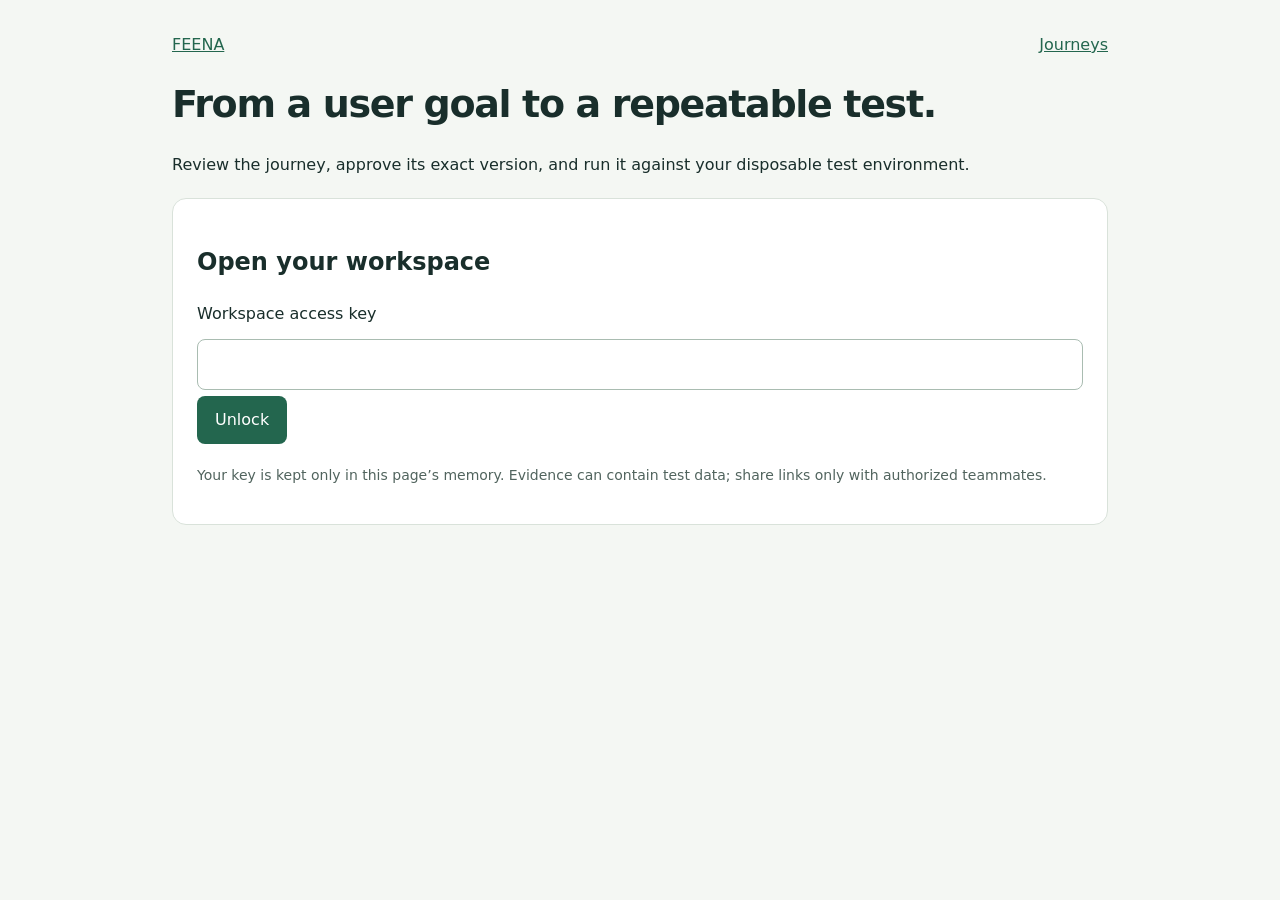
<file: feena/src/feena/workspace.html>
<!doctype html>
<html lang="en"><head><meta charset="utf-8"><meta name="viewport" content="width=device-width,initial-scale=1"><title>Feena workspace</title>
<style>
*{box-sizing:border-box}body{margin:0;background:#f4f7f3;color:#192e2b;font:16px/1.6 system-ui,sans-serif}main{max-width:980px;margin:auto;padding:32px 22px}nav{display:flex;justify-content:space-between;gap:20px;align-items:center}h1{font-size:38px;letter-spacing:-.035em;line-height:1.15}h2{font-size:24px}h3{font-size:18px}a{color:#23664e}section,.card{background:white;border:1px solid #d9e2da;border-radius:14px;padding:24px;margin:20px 0}label{display:block;margin:12px 0}input[type=password]{width:100%;padding:12px;font:inherit;border:1px solid #a9bcb1;border-radius:8px}button,.button{display:inline-block;background:#23664e;color:white;border:0;border-radius:8px;padding:11px 18px;margin:6px 10px 6px 0;font:inherit;cursor:pointer;text-decoration:none}button:disabled{opacity:.5;cursor:wait}button.secondary{background:#e8ede5;color:#192e2b}pre{white-space:pre-wrap;overflow-wrap:anywhere;background:#f4f7f3;padding:16px;border-radius:8px;font:14px/1.5 ui-monospace,monospace}p{overflow-wrap:anywhere}.muted{font-size:14px;color:#51645e}.badge{background:#e8ede5;border-radius:20px;padding:4px 12px;display:inline-block}button:focus-visible,a:focus-visible,input:focus-visible{outline:3px solid #b25c15;outline-offset:3px}#message{min-height:26px}[hidden]{display:none!important}li{margin:8px 0}@media(max-width:600px){main{padding:20px 16px}section,.card{padding:18px}h1{font-size:30px}nav{flex-wrap:wrap}}
</style></head><body><main>
<nav><a href="/">FEENA</a><a href="#">Journeys</a><button class="secondary" id="logout" hidden>Lock workspace</button></nav>
<h1>From a user goal to a repeatable test.</h1>
<p>Review the journey, approve its exact version, and run it against your disposable test environment.</p>
<section id="login"><h2>Open your workspace</h2><form id="auth"><label for="key">Workspace access key</label><input type="password" id="key" autocomplete="off" required><button>Unlock</button></form><p class="muted">Your key is kept only in this page’s memory. Evidence can contain test data; share links only with authorized teammates.</p></section>
<p id="message" role="status" aria-live="polite"></p><div id="content" hidden></div>
</main><script>
const $=s=>document.querySelector(s), content=$('#content');
let key='', generation=0, busy=false, timer=null;
const requests=new Map();
function element(tag,text,parent=content){const e=document.createElement(tag);if(text!==undefined)e.textContent=text;parent.append(e);return e;}
function button(text,fn,parent=content){const b=element('button',text,parent);b.type='button';b.onclick=()=>mutate(fn);return b;}
function lock(){generation++;key='';$('#key').value='';content.replaceChildren();content.hidden=true;$('#login').hidden=false;$('#logout').hidden=true;requests.clear();clearTimeout(timer);$('#message').textContent='';}
async function api(path,options={}){const controller=new AbortController(), timeout=setTimeout(()=>controller.abort(),15000);try{const r=await fetch('/workflow-api/'+path,{...options,headers:{Authorization:'Bearer '+key,'Content-Type':'application/json'},cache:'no-store',signal:controller.signal});if(r.status===401){lock();throw Error('The workspace key was not accepted.');}if(!r.ok)throw Error('Request failed. Refresh and check the journey version, approval, and run status.');return r;}finally{clearTimeout(timeout);}}
async function json(path,body){return (await api(path,body===undefined?{}:{method:'POST',body:JSON.stringify(body)})).json();}
async function mutate(fn){if(busy)return;busy=true;content.querySelectorAll('button').forEach(b=>b.disabled=true);try{await fn();$('#message').textContent='';}catch(e){$('#message').textContent=e.name==='AbortError'?'Request timed out. Retry to check the same operation.':e.message;}finally{busy=false;content.querySelectorAll('button').forEach(b=>b.disabled=false);}}
async function download(path,name){const r=await api(path), url=URL.createObjectURL(await r.blob());const a=document.createElement('a');a.href=url;a.download=name;a.click();setTimeout(()=>URL.revokeObjectURL(url),60000);}
async function start(path,body={}){if(!requests.has(path))requests.set(path,crypto.randomUUID());const run=await json(path,{...body,request_id:requests.get(path)});requests.delete(path);location.hash='run/'+run.campaign_id;await render();}
async function render(){clearTimeout(timer);if(!key)return;const current=++generation;const [kind,id]=location.hash.slice(1).split('/');let data;
try{data=await json(kind==='run'?'runs/'+encodeURIComponent(id):kind==='journey'?'journeys/'+encodeURIComponent(id):'journeys');if(current!==generation)return;content.replaceChildren();content.hidden=false;
if(kind==='journey'){
 element('span',data.status,content).className='badge';element('h2',data.proposal.scenario.goal);element('p','Version: '+data.version).className='muted';
 element('h3','Starting data and reset requirements');element('p',data.proposal.setup);
 element('h3','Assumptions to verify');const list=element('ul');for(const assumption of data.proposal.assumptions)element('li',assumption,list);if(!data.proposal.assumptions.length)element('p','No assumptions were listed. Check the steps and assertions against your app.');
 element('h3','Steps');const steps=element('ol');for(const step of data.proposal.scenario.steps)element('li',step.action+' '+step.target+(step.value?' — '+step.value:''),steps);
 element('h3','Expected outcomes');for(const assertion of data.proposal.scenario.assertions)element('pre',JSON.stringify(assertion,null,2));
 element('h3','Network profiles');element('pre',JSON.stringify(data.proposal.scenario.profiles,null,2));
 element('p','Running this journey resets and changes disposable test data. Approval is specific to this version; any revision needs a new review.');
 if(data.status==='draft'){const label=element('label');const checkbox=element('input',undefined,label);checkbox.type='checkbox';label.append(document.createTextNode(' I reviewed the full steps, assumptions, expected outcomes, and disposable-data setup.'));
 button('Approve this version',async()=>{if(!checkbox.checked)throw Error('Confirm that you reviewed this version first.');await json('journeys/'+id+'/approve',{version:data.version,reviewed:true});await render();});}
 else{button('Run approved journey',()=>start('journeys/'+id+'/run',{version:data.version}));button('Download config for PR checks',()=>download('journeys/'+id+'/export','feena-approved.yaml'));}
 const details=element('details');element('summary','Full reviewed definition',details);element('pre',JSON.stringify(data.proposal,null,2),details);
}else if(kind==='run'){
 element('span',data.status).className='badge';element('h2','Journey run');const link=element('a','View approved journey');link.href='#journey/'+data.journey_id;element('p','Version: '+data.version).className='muted';element('p',data.reset_policy);
 if(data.rerun_of){const a=element('a','View original run');a.href='#run/'+data.rerun_of;}
 for(const job of data.jobs){const card=element('section');element('h3',job.scenario+' · '+job.profile,card);element('p','Status: '+job.status,card);if(job.reason)element('p',job.reason,card);if(job.observed_result)element('p',job.observed_result,card);const expected=element('details',undefined,card);element('summary','Expected outcomes',expected);element('pre',JSON.stringify(job.expected_outcomes,null,2),expected);for(const artifact of job.evidence){button('Download '+artifact.name,()=>download(artifact.download.replace('/workflow-api/',''),artifact.name),card);if(artifact.name==='final.png')button('View screenshot',async()=>{const r=await api(artifact.download.replace('/workflow-api/',''));const url=URL.createObjectURL(await r.blob());const img=element('img',undefined,card);img.alt='Final browser screenshot';img.style.maxWidth='100%';img.onload=()=>URL.revokeObjectURL(url);img.src=url;},card);}if(!job.evidence.length)element('p','Evidence is not available yet.',card);}
 if(['queued','running','cancelling'].includes(data.status)){button('Cancel run',async()=>{await json('runs/'+id+'/cancel',{});await render();});timer=setTimeout(()=>{if(!busy)render();else timer=setTimeout(render,3000);},3000);}else button('Reset and rerun this version',()=>start('runs/'+id+'/rerun'));
 element('p','Completed means the configured assertions passed. Inconclusive means execution did not establish a reliable result. Evidence may contain sensitive test data.').className='muted';
}else{
 element('h2','Workspace journeys');button('Check environment readiness',async()=>{const r=await json('readiness');const panel=element('section');element('h3','Readiness checks',panel);element('p','Browser installed: '+r.browser_executable_present+' · Reset configured: '+r.reset_configured,panel);for(const t of r.targets)element('p','Target '+t.slot+': '+(t.reachable?'reachable':'unreachable'),panel);element('p','This check does not launch a browser, reset data, or verify test credentials.',panel);});
 element('p','In Cursor, describe your goal and ask Feena to submit a journey proposal. Review its assumptions here before running.');
 if(!data.length)element('p','No proposals yet. Start with one important flow, such as checkout.');
 for(const j of data){const card=element('section');const a=element('a',j.name,card);a.href='#journey/'+j.journey_id;element('p',j.status,card);}
}
}catch(e){if(current===generation)$('#message').textContent=e.message;}}
$('#auth').onsubmit=async e=>{e.preventDefault();key=$('#key').value.trim();try{await json('journeys');$('#key').value='';$('#login').hidden=true;$('#logout').hidden=false;await render();}catch(e){key='';$('#message').textContent=e.message;}};
$('#logout').onclick=lock;window.addEventListener('hashchange',()=>{if(!busy)render();});window.addEventListener('pagehide',lock);
</script></body></html>
</file>
